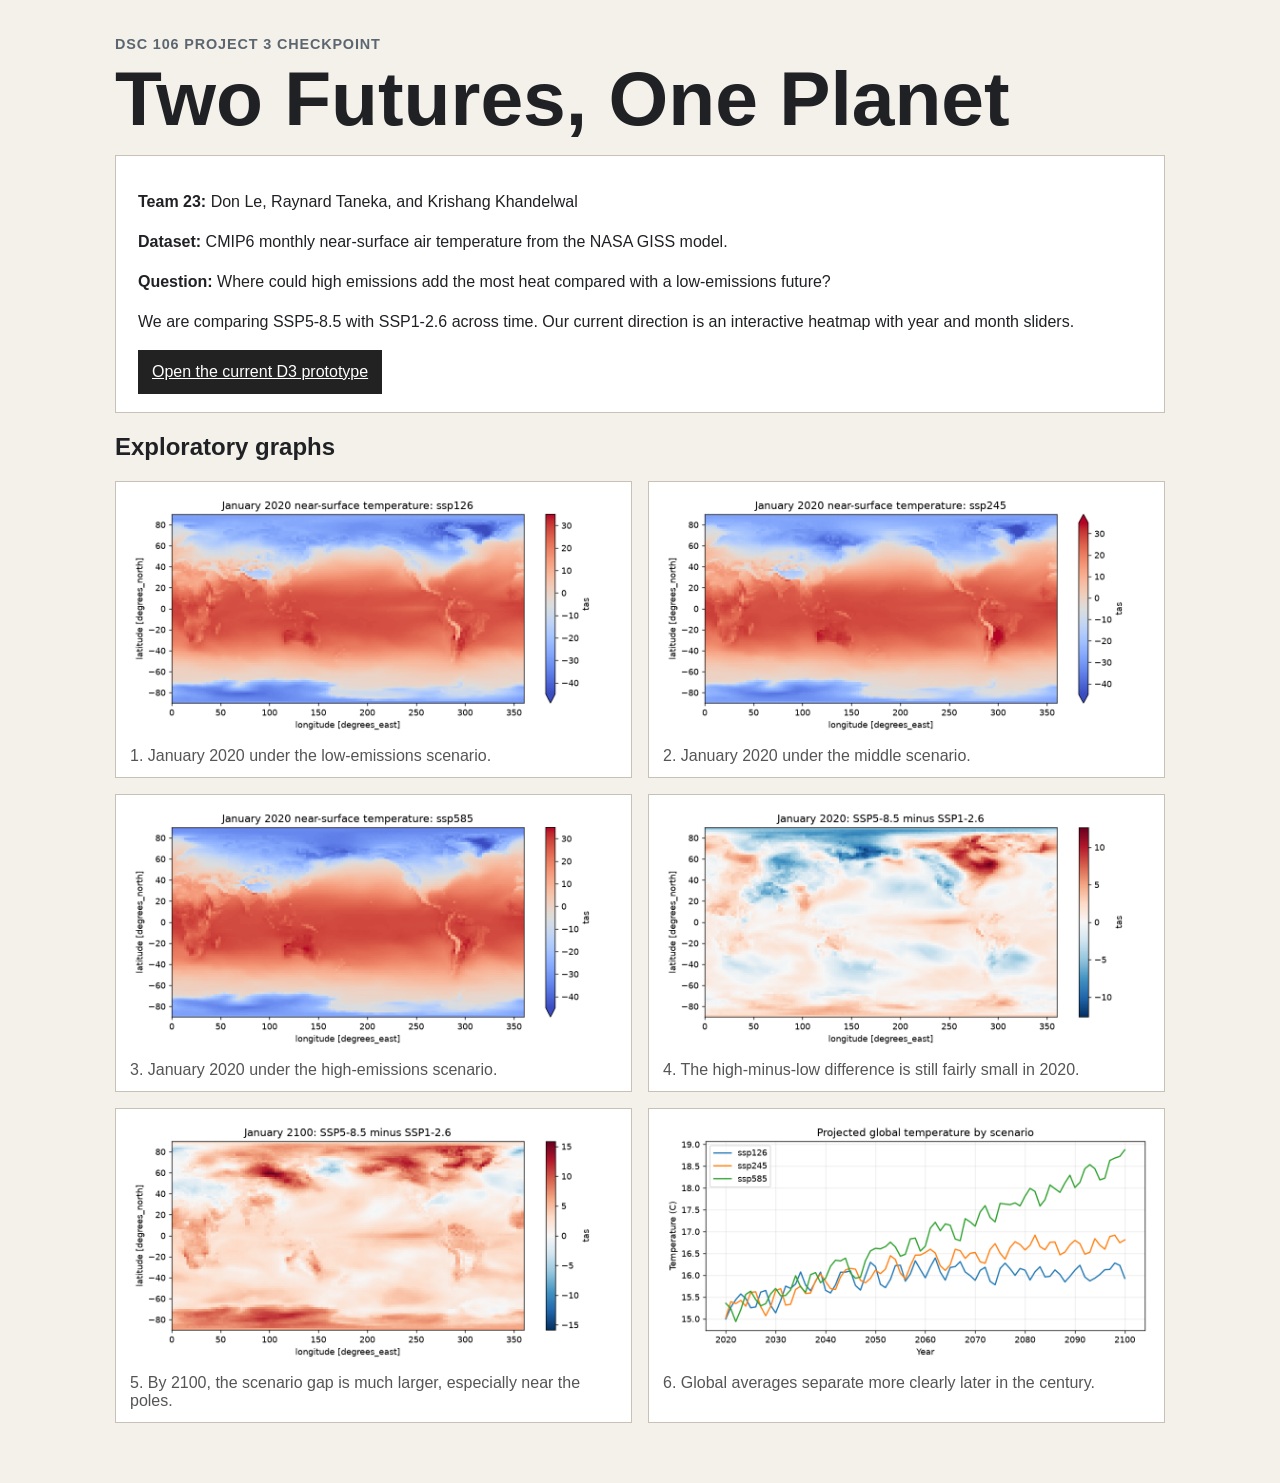
<file: checkpoint.html>
<!doctype html>
<html lang="en">
<head>
  <meta charset="UTF-8">
  <meta name="viewport" content="width=device-width, initial-scale=1.0">
  <title>Project 3 Checkpoint</title>
  <link rel="stylesheet" href="style.css">
  <style>
    .info { background:white; border:1px solid #c7c1b7; padding:18px 22px; margin:18px 0; line-height:1.5; }
    .graphs { display:grid; grid-template-columns:repeat(2,minmax(0,1fr)); gap:16px; }
    figure { margin:0; padding:10px; border:1px solid #c7c1b7; background:white; }
    figure img { display:block; width:100%; }
    figcaption { padding:8px 4px 2px; color:#555; }
    .prototype { display:inline-block; padding:10px 14px; background:#222; color:white; }
    @media(max-width:700px) { .graphs { grid-template-columns:1fr; } }
  </style>
</head>
<body>
  <main>
    <p class="eyebrow">DSC 106 Project 3 Checkpoint</p>
    <h1>Two Futures, One Planet</h1>

    <section class="info">
      <p><strong>Team 23:</strong> Don Le, Raynard Taneka, and Krishang Khandelwal</p>
      <p><strong>Dataset:</strong> CMIP6 monthly near-surface air temperature from the NASA GISS model.</p>
      <p><strong>Question:</strong> Where could high emissions add the most heat compared with a low-emissions future?</p>
      <p>
        We are comparing SSP5-8.5 with SSP1-2.6 across time. Our current direction is an interactive
        heatmap with year and month sliders.
      </p>
      <a class="prototype" href="index.html">Open the current D3 prototype</a>
    </section>

    <h2>Exploratory graphs</h2>
    <div class="graphs">
      <figure><img src="checkpoint/temperature-ssp126.png" alt="Temperature under SSP1-2.6"><figcaption>1. January 2020 under the low-emissions scenario.</figcaption></figure>
      <figure><img src="checkpoint/temperature-ssp245.png" alt="Temperature under SSP2-4.5"><figcaption>2. January 2020 under the middle scenario.</figcaption></figure>
      <figure><img src="checkpoint/temperature-ssp585.png" alt="Temperature under SSP5-8.5"><figcaption>3. January 2020 under the high-emissions scenario.</figcaption></figure>
      <figure><img src="checkpoint/difference-2020.png" alt="Scenario difference in 2020"><figcaption>4. The high-minus-low difference is still fairly small in 2020.</figcaption></figure>
      <figure><img src="checkpoint/difference-2100.png" alt="Scenario difference in 2100"><figcaption>5. By 2100, the scenario gap is much larger, especially near the poles.</figcaption></figure>
      <figure><img src="checkpoint/global-trends.png" alt="Global temperature trend by scenario"><figcaption>6. Global averages separate more clearly later in the century.</figcaption></figure>
    </div>
  </main>
</body>
</html>
</file>
<file: style.css>
:root {
  color-scheme: light;
  font-family: Arial, Helvetica, sans-serif;
  color: #202124;
  background: #f4f1ea;
}

* { box-sizing: border-box; }

body {
  margin: 0;
  padding: 36px 18px 60px;
}

main {
  max-width: 1050px;
  margin: auto;
}

.eyebrow {
  margin: 0 0 8px;
  color: #5c6670;
  font-size: .9rem;
  font-weight: bold;
  letter-spacing: .06em;
  text-transform: uppercase;
}

h1 {
  margin: 0;
  font-size: clamp(2.25rem, 6vw, 4.8rem);
  line-height: 1;
}

.question {
  max-width: 780px;
  margin: 18px 0 30px;
  font-size: clamp(1.15rem, 2.6vw, 1.65rem);
  line-height: 1.45;
}

.controls {
  display: grid;
  grid-template-columns: 1fr 1fr;
  gap: 30px;
  padding: 20px 24px;
  border: 1px solid #c7c1b7;
  background: white;
}

.controls label {
  display: grid;
  grid-template-columns: auto 1fr;
  gap: 8px;
  align-items: center;
  font-size: 1rem;
}

.controls input {
  grid-column: 1 / -1;
  width: 100%;
  accent-color: #b63a32;
}

.animation-row {
  grid-column: 1 / -1;
  display: flex;
  gap: 12px;
  align-items: center;
  color: #656565;
  font-size: .9rem;
}

#play-timeline {
  min-width: 130px;
  padding: 7px 12px;
  border: 1px solid #b63a32;
  background: white;
  color: #9d2e28;
  font: inherit;
  cursor: pointer;
}

#play-timeline:hover,
#play-timeline[aria-pressed="true"] {
  background: #b63a32;
  color: white;
}

.chart-section {
  margin-top: 18px;
  padding: 24px;
  border: 1px solid #c7c1b7;
  background: white;
}

.chart-heading {
  display: flex;
  justify-content: space-between;
  gap: 20px;
  align-items: baseline;
  margin-bottom: 16px;
}

.chart-heading h2, .chart-heading p { margin: 0; }

#map svg, #legend svg {
  display: block;
  width: 100%;
  height: auto;
}

.cell {
  stroke: rgba(255,255,255,.14);
  stroke-width: .25;
}

.cell:hover {
  stroke: #161616;
  stroke-width: 1.2;
}

.map-tools {
  display: flex;
  justify-content: space-between;
  align-items: center;
  gap: 16px;
  min-height: 30px;
  margin-bottom: 12px;
}

.toggle {
  display: inline-flex;
  gap: 8px;
  align-items: center;
  font-size: .95rem;
  cursor: pointer;
}

#reset-zoom {
  padding: 5px 12px;
  border: 1px solid #b63a32;
  background: white;
  color: #b63a32;
  font: inherit;
  font-size: .9rem;
  cursor: pointer;
}

#reset-zoom:hover { background: #b63a32; color: white; }

#map svg {
  cursor: crosshair;
  user-select: none;
}

.selection-box {
  fill: rgba(20, 20, 20, .12);
  stroke: #161616;
  stroke-width: 1;
  stroke-dasharray: 4 3;
  pointer-events: none;
}

.toggle input { accent-color: #b63a32; }

.outlines {
  fill: none;
  stroke: #1f1f1f;
  stroke-linejoin: round;
  pointer-events: none;
}

.outlines .coast { stroke-width: .7; stroke-opacity: .85; }
.outlines .border { stroke-width: .35; stroke-opacity: .5; }

.hint, .source {
  color: #656565;
  font-size: .9rem;
}

.notes {
  max-width: 800px;
  margin: 30px 0 0;
  line-height: 1.6;
}

.notes h2 { margin-bottom: 8px; }
.notes p { margin-top: 8px; }

#tooltip {
  position: fixed;
  z-index: 2;
  display: none;
  max-width: 230px;
  padding: 9px 11px;
  border: 1px solid #555;
  background: rgba(255,255,255,.96);
  font-size: .88rem;
  line-height: 1.45;
  pointer-events: none;
}

@media (max-width: 650px) {
  body { padding: 24px 10px 40px; }
  .controls { grid-template-columns: 1fr; }
  .chart-section { padding: 14px; }
  .chart-heading { display: block; }
  .chart-heading p { margin-top: 6px; }
  .animation-row { align-items: flex-start; flex-direction: column; }
}
</file>
